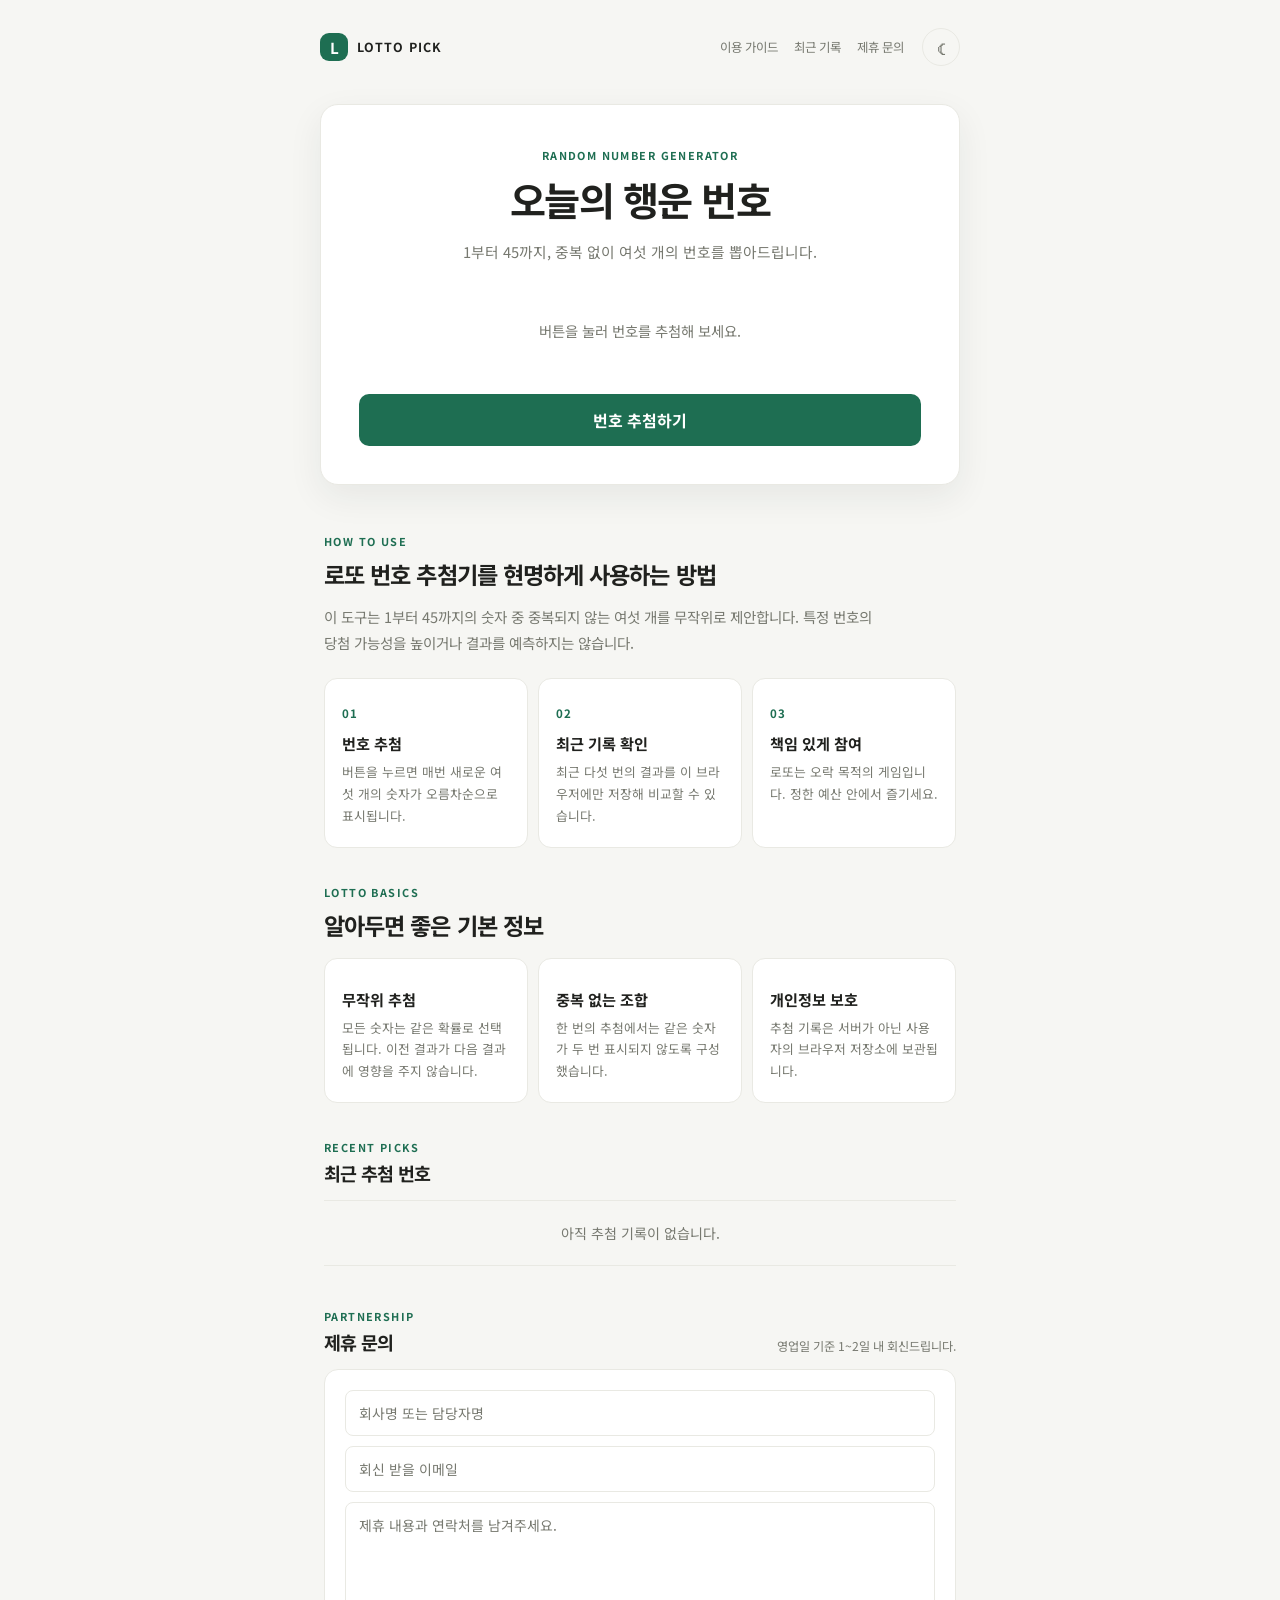
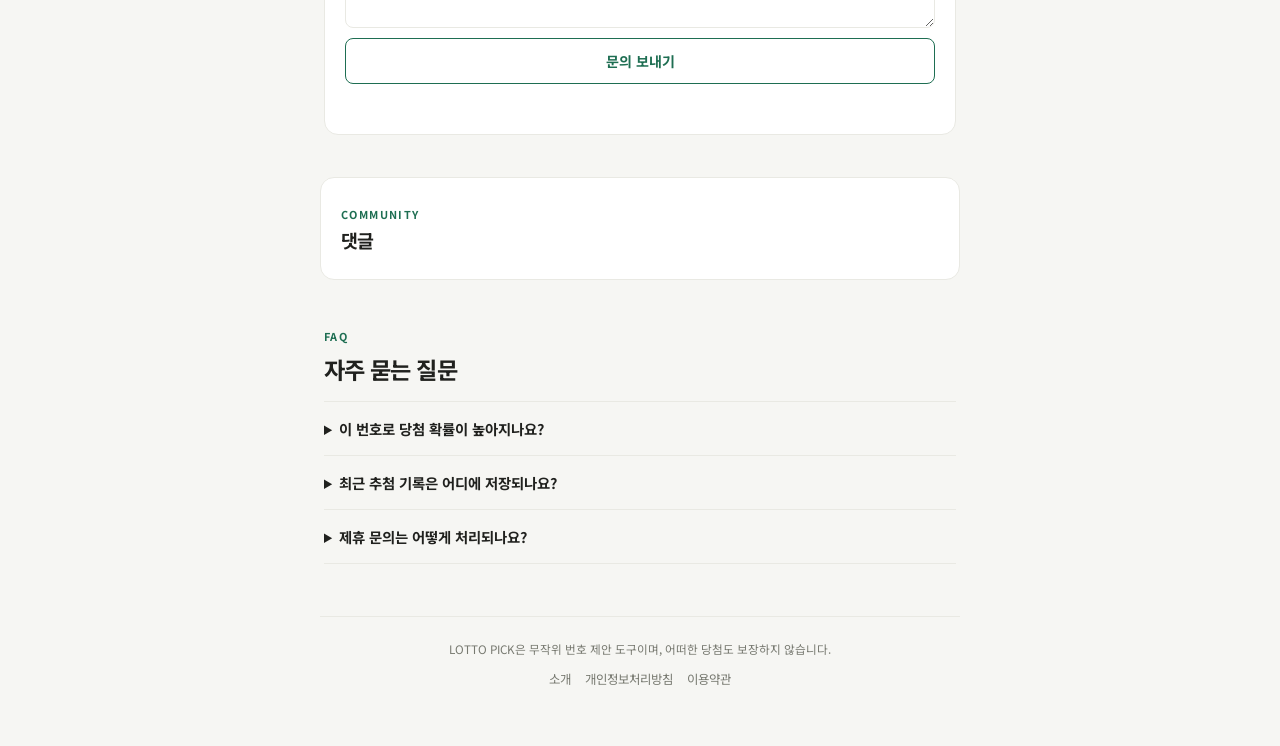
<file: index.html>
<!doctype html>
<html lang="ko">
  <head>
    <meta charset="UTF-8" />
    <meta name="viewport" content="width=device-width, initial-scale=1.0" />
    <meta name="description" content="무작위 로또 번호 6개를 추첨합니다." />
    <meta name="google-adsense-account" content="ca-pub-1395457725988778" />
    <title>로또 번호 추첨기</title>
    <link rel="preconnect" href="https://fonts.googleapis.com" />
    <link rel="preconnect" href="https://fonts.gstatic.com" crossorigin />
    <link href="https://fonts.googleapis.com/css2?family=Noto+Sans+KR:wght@400;500;700&display=swap" rel="stylesheet" />
    <link rel="stylesheet" href="style.css" />
  </head>
  <body>
    <main class="app-shell">
      <header class="app-header">
        <a class="brand" href="/" aria-label="로또 번호 추첨기 처음으로">
          <span class="brand-mark">L</span>
          <span>LOTTO PICK</span>
        </a>
        <nav class="site-nav" aria-label="주요 메뉴">
          <a href="#guide">이용 가이드</a>
          <a href="#historyTitle">최근 기록</a>
          <a href="#contactTitle">제휴 문의</a>
        </nav>
        <button id="themeToggle" class="icon-button" type="button" title="다크 모드로 전환" aria-label="다크 모드로 전환">&#9790;</button>
      </header>

      <section class="picker-card" aria-labelledby="pageTitle">
        <p class="eyebrow">RANDOM NUMBER GENERATOR</p>
        <h1 id="pageTitle">오늘의 행운 번호</h1>
        <p class="intro">1부터 45까지, 중복 없이 여섯 개의 번호를 뽑아드립니다.</p>

        <div id="balls" class="balls-container" aria-live="polite" aria-label="추첨된 로또 번호">
          <p class="placeholder">버튼을 눌러 번호를 추첨해 보세요.</p>
        </div>
        <button id="generateBtn" class="generate-button" type="button">번호 추첨하기</button>
      </section>

      <section id="guide" class="content-section" aria-labelledby="guideTitle">
        <p class="eyebrow">HOW TO USE</p>
        <h2 id="guideTitle">로또 번호 추첨기를 현명하게 사용하는 방법</h2>
        <p class="content-lead">이 도구는 1부터 45까지의 숫자 중 중복되지 않는 여섯 개를 무작위로 제안합니다. 특정 번호의 당첨 가능성을 높이거나 결과를 예측하지는 않습니다.</p>
        <div class="guide-grid">
          <article class="guide-card">
            <span class="guide-number">01</span>
            <h3>번호 추첨</h3>
            <p>버튼을 누르면 매번 새로운 여섯 개의 숫자가 오름차순으로 표시됩니다.</p>
          </article>
          <article class="guide-card">
            <span class="guide-number">02</span>
            <h3>최근 기록 확인</h3>
            <p>최근 다섯 번의 결과를 이 브라우저에만 저장해 비교할 수 있습니다.</p>
          </article>
          <article class="guide-card">
            <span class="guide-number">03</span>
            <h3>책임 있게 참여</h3>
            <p>로또는 오락 목적의 게임입니다. 정한 예산 안에서 즐기세요.</p>
          </article>
        </div>
      </section>

      <section class="content-section facts-section" aria-labelledby="factsTitle">
        <p class="eyebrow">LOTTO BASICS</p>
        <h2 id="factsTitle">알아두면 좋은 기본 정보</h2>
        <div class="facts-grid">
          <article>
            <h3>무작위 추첨</h3>
            <p>모든 숫자는 같은 확률로 선택됩니다. 이전 결과가 다음 결과에 영향을 주지 않습니다.</p>
          </article>
          <article>
            <h3>중복 없는 조합</h3>
            <p>한 번의 추첨에서는 같은 숫자가 두 번 표시되지 않도록 구성했습니다.</p>
          </article>
          <article>
            <h3>개인정보 보호</h3>
            <p>추첨 기록은 서버가 아닌 사용자의 브라우저 저장소에 보관됩니다.</p>
          </article>
        </div>
      </section>

      <section class="history-section" aria-labelledby="historyTitle">
        <div class="section-heading">
          <div>
            <p class="eyebrow">RECENT PICKS</p>
            <h2 id="historyTitle">최근 추첨 번호</h2>
          </div>
          <button id="clearHistoryBtn" class="text-button" type="button" hidden>기록 지우기</button>
        </div>
        <ol id="historyList" class="history-list" aria-live="polite"></ol>
        <p id="emptyHistory" class="empty-history">아직 추첨 기록이 없습니다.</p>
      </section>

      <section class="contact-section" aria-labelledby="contactTitle">
        <div class="section-heading contact-heading">
          <div>
            <p class="eyebrow">PARTNERSHIP</p>
            <h2 id="contactTitle">제휴 문의</h2>
          </div>
          <p class="contact-note">영업일 기준 1~2일 내 회신드립니다.</p>
        </div>
        <form id="contactForm" class="contact-form" action="https://formspree.io/f/mbgjzrbj" method="POST">
          <input type="hidden" name="_subject" value="[LOTTO PICK] 새로운 제휴 문의" />
          <label class="visually-hidden" for="company">회사명</label>
          <input id="company" name="company" type="text" placeholder="회사명 또는 담당자명" required />
          <label class="visually-hidden" for="email">이메일</label>
          <input id="email" name="email" type="email" placeholder="회신 받을 이메일" required />
          <label class="visually-hidden" for="message">문의 내용</label>
          <textarea id="message" name="message" rows="5" placeholder="제휴 내용과 연락처를 남겨주세요." required></textarea>
          <input class="honeypot" type="text" name="_gotcha" tabindex="-1" autocomplete="off" aria-hidden="true" />
          <button id="contactSubmit" class="contact-submit" type="submit">문의 보내기</button>
          <p id="formStatus" class="form-status" role="status" aria-live="polite"></p>
        </form>
      </section>

      <section class="comments-section" aria-labelledby="commentsTitle">
        <div class="section-heading">
          <div>
            <p class="eyebrow">COMMUNITY</p>
            <h2 id="commentsTitle">댓글</h2>
          </div>
        </div>
        <div id="disqus_thread"></div>
        <noscript>
          댓글을 보려면 JavaScript를 활성화해 주세요.
          <a href="https://disqus.com/?ref_noscript">Disqus 댓글</a>
        </noscript>
      </section>

      <section class="content-section faq-section" aria-labelledby="faqTitle">
        <p class="eyebrow">FAQ</p>
        <h2 id="faqTitle">자주 묻는 질문</h2>
        <details>
          <summary>이 번호로 당첨 확률이 높아지나요?</summary>
          <p>아니요. 이 사이트는 무작위 번호를 제안하는 도구이며, 모든 유효한 조합의 당첨 가능성은 같습니다.</p>
        </details>
        <details>
          <summary>최근 추첨 기록은 어디에 저장되나요?</summary>
          <p>최근 다섯 개의 결과는 현재 사용 중인 브라우저의 로컬 저장소에만 저장됩니다. 기록 지우기를 누르면 즉시 삭제됩니다.</p>
        </details>
        <details>
          <summary>제휴 문의는 어떻게 처리되나요?</summary>
          <p>문의 폼에 작성한 내용은 Formspree를 통해 전달됩니다. 처리 방식은 개인정보처리방침에서 확인할 수 있습니다.</p>
        </details>
      </section>

      <footer class="site-footer">
        <p>LOTTO PICK은 무작위 번호 제안 도구이며, 어떠한 당첨도 보장하지 않습니다.</p>
        <nav aria-label="정책 및 사이트 정보">
          <a href="about.html">소개</a>
          <a href="privacy.html">개인정보처리방침</a>
          <a href="terms.html">이용약관</a>
        </nav>
      </footer>
    </main>
    <script>
      (function () {
        const d = document;
        const s = d.createElement("script");
        s.src = "https://productbuilder-0bfi3o6ttu.disqus.com/embed.js";
        s.setAttribute("data-timestamp", String(+new Date()));
        (d.head || d.body).appendChild(s);
      })();
    </script>
    <script src="script.js"></script>
  </body>
</html>
</file>
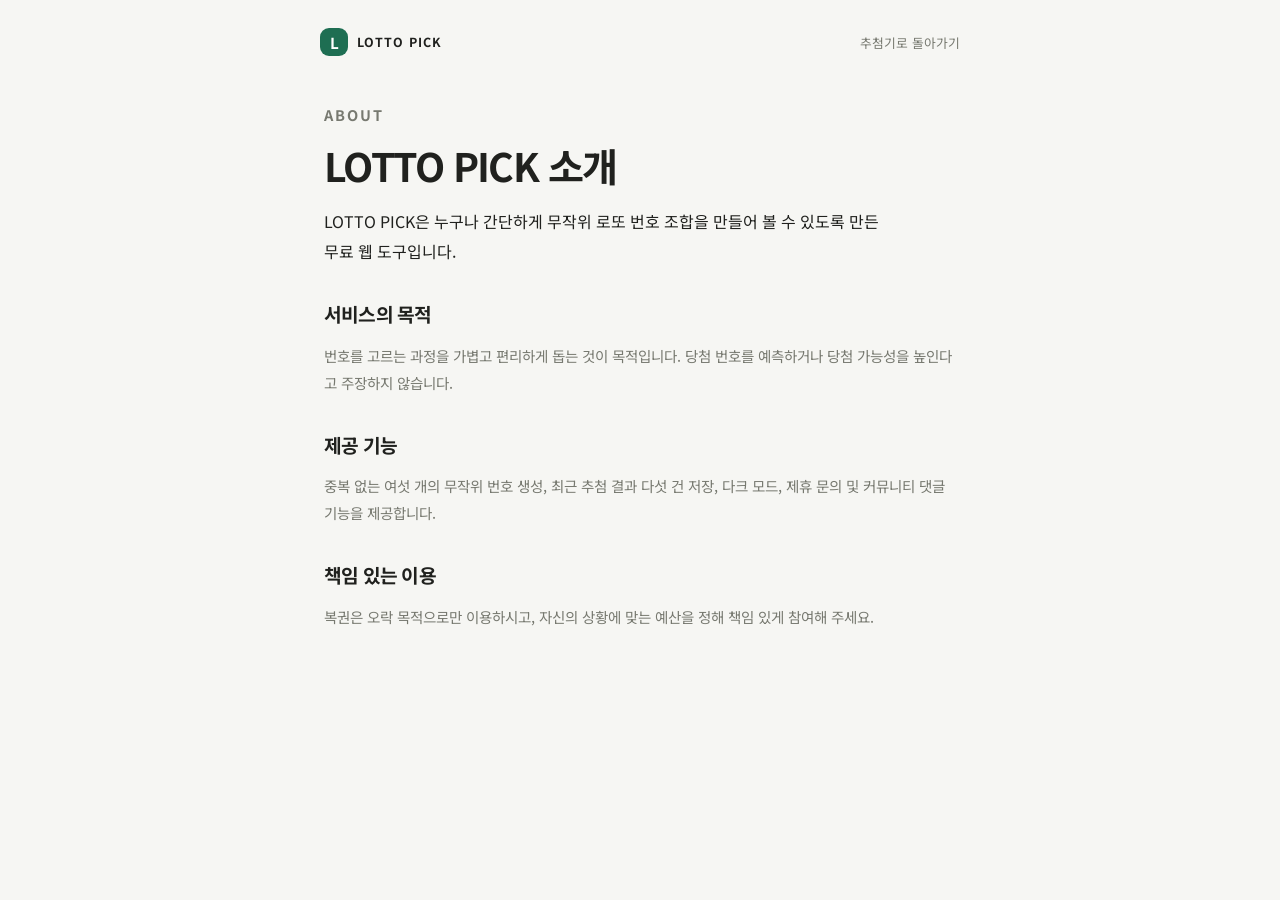
<file: about.html>
<!doctype html>
<html lang="ko">
  <head>
    <meta charset="UTF-8" />
    <meta name="viewport" content="width=device-width, initial-scale=1.0" />
    <meta name="description" content="LOTTO PICK 서비스 소개" />
    <title>소개 | LOTTO PICK</title>
    <link rel="preconnect" href="https://fonts.googleapis.com" />
    <link rel="preconnect" href="https://fonts.gstatic.com" crossorigin />
    <link href="https://fonts.googleapis.com/css2?family=Noto+Sans+KR:wght@400;500;700&display=swap" rel="stylesheet" />
    <link rel="stylesheet" href="style.css" />
  </head>
  <body>
    <main class="app-shell policy-page">
      <header class="app-header"><a class="brand" href="index.html"><span class="brand-mark">L</span><span>LOTTO PICK</span></a><a class="back-link" href="index.html">추첨기로 돌아가기</a></header>
      <article class="policy-content">
        <p class="eyebrow">ABOUT</p><h1>LOTTO PICK 소개</h1>
        <p class="content-lead">LOTTO PICK은 누구나 간단하게 무작위 로또 번호 조합을 만들어 볼 수 있도록 만든 무료 웹 도구입니다.</p>
        <h2>서비스의 목적</h2><p>번호를 고르는 과정을 가볍고 편리하게 돕는 것이 목적입니다. 당첨 번호를 예측하거나 당첨 가능성을 높인다고 주장하지 않습니다.</p>
        <h2>제공 기능</h2><p>중복 없는 여섯 개의 무작위 번호 생성, 최근 추첨 결과 다섯 건 저장, 다크 모드, 제휴 문의 및 커뮤니티 댓글 기능을 제공합니다.</p>
        <h2>책임 있는 이용</h2><p>복권은 오락 목적으로만 이용하시고, 자신의 상황에 맞는 예산을 정해 책임 있게 참여해 주세요.</p>
      </article>
    </main>
  </body>
</html>
</file>
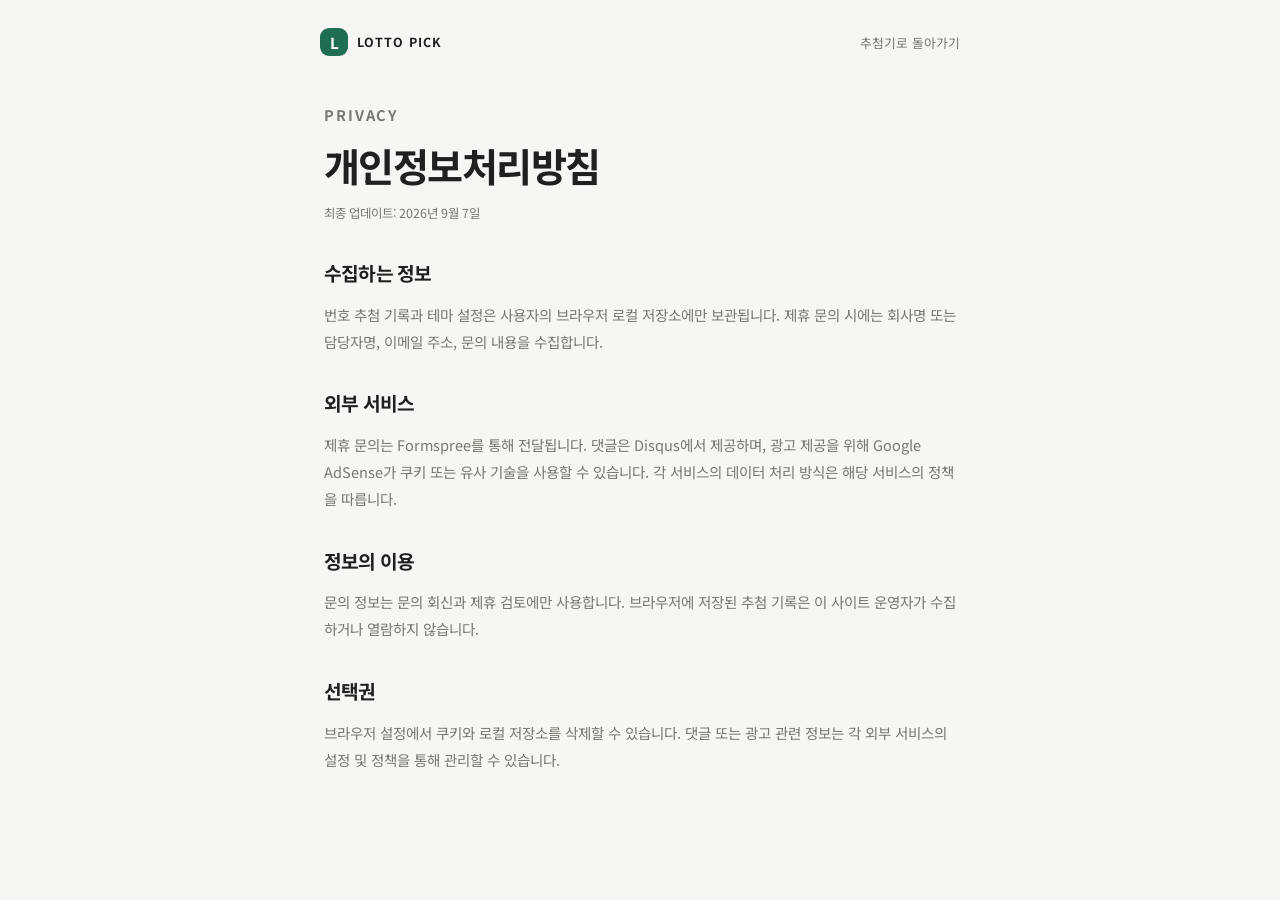
<file: privacy.html>
<!doctype html>
<html lang="ko">
  <head>
    <meta charset="UTF-8" /><meta name="viewport" content="width=device-width, initial-scale=1.0" />
    <meta name="description" content="LOTTO PICK 개인정보처리방침" /><title>개인정보처리방침 | LOTTO PICK</title>
    <link rel="preconnect" href="https://fonts.googleapis.com" /><link rel="preconnect" href="https://fonts.gstatic.com" crossorigin />
    <link href="https://fonts.googleapis.com/css2?family=Noto+Sans+KR:wght@400;500;700&display=swap" rel="stylesheet" /><link rel="stylesheet" href="style.css" />
  </head>
  <body><main class="app-shell policy-page"><header class="app-header"><a class="brand" href="index.html"><span class="brand-mark">L</span><span>LOTTO PICK</span></a><a class="back-link" href="index.html">추첨기로 돌아가기</a></header><article class="policy-content"><p class="eyebrow">PRIVACY</p><h1>개인정보처리방침</h1><p class="updated-date">최종 업데이트: 2026년 9월 7일</p><h2>수집하는 정보</h2><p>번호 추첨 기록과 테마 설정은 사용자의 브라우저 로컬 저장소에만 보관됩니다. 제휴 문의 시에는 회사명 또는 담당자명, 이메일 주소, 문의 내용을 수집합니다.</p><h2>외부 서비스</h2><p>제휴 문의는 Formspree를 통해 전달됩니다. 댓글은 Disqus에서 제공하며, 광고 제공을 위해 Google AdSense가 쿠키 또는 유사 기술을 사용할 수 있습니다. 각 서비스의 데이터 처리 방식은 해당 서비스의 정책을 따릅니다.</p><h2>정보의 이용</h2><p>문의 정보는 문의 회신과 제휴 검토에만 사용합니다. 브라우저에 저장된 추첨 기록은 이 사이트 운영자가 수집하거나 열람하지 않습니다.</p><h2>선택권</h2><p>브라우저 설정에서 쿠키와 로컬 저장소를 삭제할 수 있습니다. 댓글 또는 광고 관련 정보는 각 외부 서비스의 설정 및 정책을 통해 관리할 수 있습니다.</p></article></main></body>
</html>
</file>
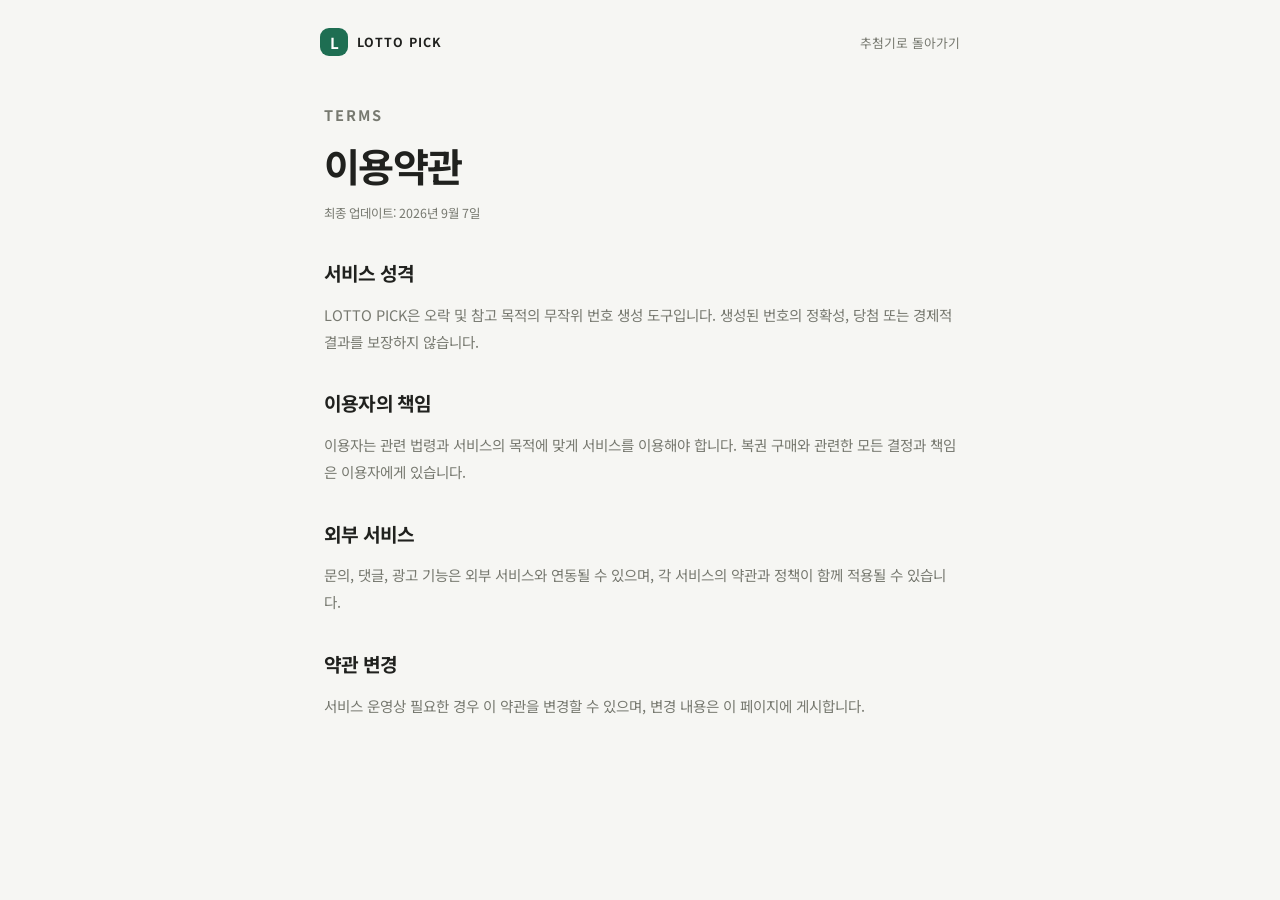
<file: terms.html>
<!doctype html>
<html lang="ko">
  <head>
    <meta charset="UTF-8" /><meta name="viewport" content="width=device-width, initial-scale=1.0" />
    <meta name="description" content="LOTTO PICK 이용약관" /><title>이용약관 | LOTTO PICK</title>
    <link rel="preconnect" href="https://fonts.googleapis.com" /><link rel="preconnect" href="https://fonts.gstatic.com" crossorigin />
    <link href="https://fonts.googleapis.com/css2?family=Noto+Sans+KR:wght@400;500;700&display=swap" rel="stylesheet" /><link rel="stylesheet" href="style.css" />
  </head>
  <body><main class="app-shell policy-page"><header class="app-header"><a class="brand" href="index.html"><span class="brand-mark">L</span><span>LOTTO PICK</span></a><a class="back-link" href="index.html">추첨기로 돌아가기</a></header><article class="policy-content"><p class="eyebrow">TERMS</p><h1>이용약관</h1><p class="updated-date">최종 업데이트: 2026년 9월 7일</p><h2>서비스 성격</h2><p>LOTTO PICK은 오락 및 참고 목적의 무작위 번호 생성 도구입니다. 생성된 번호의 정확성, 당첨 또는 경제적 결과를 보장하지 않습니다.</p><h2>이용자의 책임</h2><p>이용자는 관련 법령과 서비스의 목적에 맞게 서비스를 이용해야 합니다. 복권 구매와 관련한 모든 결정과 책임은 이용자에게 있습니다.</p><h2>외부 서비스</h2><p>문의, 댓글, 광고 기능은 외부 서비스와 연동될 수 있으며, 각 서비스의 약관과 정책이 함께 적용될 수 있습니다.</p><h2>약관 변경</h2><p>서비스 운영상 필요한 경우 이 약관을 변경할 수 있으며, 변경 내용은 이 페이지에 게시합니다.</p></article></main></body>
</html>
</file>
<file: style.css>
:root {
  color-scheme: light;
  --page: #f6f6f3;
  --surface: #ffffff;
  --text: #20211e;
  --muted: #777970;
  --line: #e9e9e3;
  --accent: #1e6e52;
  --shadow: 0 12px 35px rgb(34 42 37 / 7%);
}

* { box-sizing: border-box; }

body {
  min-height: 100vh;
  margin: 0;
  background: var(--page);
  color: var(--text);
  font-family: "Noto Sans KR", sans-serif;
  transition: background-color .25s ease, color .25s ease;
}

body.dark-mode {
  color-scheme: dark;
  --page: #171a18;
  --surface: #202420;
  --text: #f2f3ed;
  --muted: #acb0a9;
  --line: #363a35;
  --accent: #80c6a4;
  --shadow: 0 12px 35px rgb(0 0 0 / 18%);
}

button { font: inherit; }

.app-shell { width: min(100% - 40px, 640px); margin: 0 auto; padding: 28px 0 56px; }

.app-header { display: flex; align-items: center; justify-content: space-between; gap: 18px; margin-bottom: 38px; }

.brand { display: inline-flex; align-items: center; gap: 9px; color: var(--text); font-size: .78rem; font-weight: 700; letter-spacing: .09em; text-decoration: none; }
.brand-mark { display: grid; width: 28px; height: 28px; place-items: center; border-radius: 9px; background: var(--accent); color: #fff; font-size: .95rem; letter-spacing: 0; }
.site-nav { display: flex; gap: 16px; margin-left: auto; }
.site-nav a, .site-footer a { color: var(--muted); font-size: .78rem; text-decoration: none; }
.site-nav a:hover, .site-footer a:hover { color: var(--accent); text-decoration: underline; text-underline-offset: 3px; }

.icon-button, .text-button { border: 0; background: transparent; color: var(--muted); cursor: pointer; }
.icon-button { width: 38px; height: 38px; border: 1px solid var(--line); border-radius: 50%; font-size: 1.15rem; transition: border-color .2s, color .2s, transform .2s; }
.icon-button:hover { color: var(--accent); border-color: var(--accent); transform: rotate(12deg); }

.picker-card { padding: 42px 38px 38px; border: 1px solid var(--line); border-radius: 18px; background: var(--surface); box-shadow: var(--shadow); text-align: center; }
.eyebrow { margin: 0 0 8px; color: var(--accent); font-size: .68rem; font-weight: 700; letter-spacing: .13em; }
h1, h2 { margin: 0; letter-spacing: -.04em; }
h1 { font-size: clamp(1.8rem, 6vw, 2.45rem); }
h2 { font-size: 1.15rem; }
.intro { margin: 12px 0 34px; color: var(--muted); font-size: .92rem; line-height: 1.7; }

.balls-container { display: flex; min-height: 64px; margin-bottom: 32px; align-items: center; justify-content: center; gap: 9px; }
.placeholder { margin: 0; color: var(--muted); font-size: .9rem; }
.ball { display: grid; width: 54px; height: 54px; place-items: center; border-radius: 50%; color: #fff; font-size: 1.12rem; font-weight: 700; box-shadow: inset -4px -5px 10px rgb(0 0 0 / 12%); opacity: 0; transform: translateY(8px) scale(.88); transition: opacity .28s ease, transform .28s cubic-bezier(.2, .9, .35, 1.25); }
.ball.show { opacity: 1; transform: translateY(0) scale(1); }
.color-1 { background: #e7ad25; } .color-2 { background: #4f9bc4; } .color-3 { background: #df6a61; } .color-4 { background: #858984; } .color-5 { background: #7aa84c; }

.generate-button { width: 100%; padding: 14px 20px; border: 0; border-radius: 10px; background: var(--accent); color: #fff; cursor: pointer; font-weight: 700; transition: filter .2s, transform .2s; }
.generate-button:hover:not(:disabled) { filter: brightness(.93); transform: translateY(-1px); }
.generate-button:disabled { cursor: wait; opacity: .55; }

.content-section { padding: 48px 4px 0; }
.content-section > h2 { font-size: 1.45rem; }
.content-lead { max-width: 560px; margin: 13px 0 0; color: var(--muted); font-size: .91rem; line-height: 1.8; }
.guide-grid, .facts-grid { display: grid; grid-template-columns: repeat(3, 1fr); gap: 10px; margin-top: 22px; }
.guide-card, .facts-grid article { padding: 20px 17px; border: 1px solid var(--line); border-radius: 13px; background: var(--surface); }
.guide-number { color: var(--accent); font-size: .72rem; font-weight: 700; letter-spacing: .08em; }
.guide-card h3, .facts-grid h3 { margin: 9px 0 7px; font-size: .95rem; }
.guide-card p, .facts-grid p { margin: 0; color: var(--muted); font-size: .8rem; line-height: 1.7; }
.facts-section { padding-top: 36px; }
.facts-grid { margin-top: 16px; }

.history-section { padding: 36px 4px 0; }
.section-heading { display: flex; align-items: end; justify-content: space-between; margin-bottom: 14px; }
.section-heading .eyebrow { margin-bottom: 5px; }
.text-button { padding: 4px 0; color: var(--muted); font-size: .8rem; text-decoration: underline; text-underline-offset: 3px; }
.text-button:hover { color: var(--accent); }
.history-list { display: grid; gap: 9px; margin: 0; padding: 0; list-style: none; }
.history-item { display: flex; min-height: 58px; align-items: center; gap: 16px; padding: 10px 15px; border: 1px solid var(--line); border-radius: 12px; background: var(--surface); }
.history-index { flex: 0 0 24px; color: var(--muted); font-size: .76rem; font-weight: 700; }
.history-balls { display: flex; flex-wrap: wrap; gap: 5px; }
.history-ball { display: grid; width: 27px; height: 27px; place-items: center; border-radius: 50%; color: #fff; font-size: .67rem; font-weight: 700; }
.empty-history { margin: 0; padding: 22px 0; color: var(--muted); border-top: 1px solid var(--line); border-bottom: 1px solid var(--line); font-size: .88rem; text-align: center; }

.contact-section { padding: 42px 4px 0; }
.contact-heading { align-items: end; }
.contact-note { margin: 0; color: var(--muted); font-size: .76rem; }
.contact-form { display: grid; gap: 10px; padding: 20px; border: 1px solid var(--line); border-radius: 14px; background: var(--surface); }
.contact-form input:not(.honeypot), .contact-form textarea { width: 100%; padding: 12px 13px; border: 1px solid var(--line); border-radius: 8px; outline: none; background: transparent; color: var(--text); font: inherit; font-size: .87rem; transition: border-color .2s, box-shadow .2s; }
.contact-form textarea { min-height: 112px; resize: vertical; }
.contact-form input::placeholder, .contact-form textarea::placeholder { color: var(--muted); }
.contact-form input:focus, .contact-form textarea:focus { border-color: var(--accent); box-shadow: 0 0 0 3px color-mix(in srgb, var(--accent) 14%, transparent); }
.contact-submit { padding: 12px 16px; border: 1px solid var(--accent); border-radius: 8px; background: transparent; color: var(--accent); cursor: pointer; font-weight: 700; font-size: .88rem; transition: background-color .2s, color .2s; }
.contact-submit:hover:not(:disabled) { background: var(--accent); color: #fff; }
.contact-submit:disabled { cursor: wait; opacity: .6; }
.form-status { min-height: 20px; margin: 0; font-size: .8rem; text-align: center; }
.form-status.success { color: var(--accent); }
.form-status.error { color: #bd4942; }
.visually-hidden { position: absolute; width: 1px; height: 1px; padding: 0; overflow: hidden; clip: rect(0, 0, 0, 0); white-space: nowrap; border: 0; }
.honeypot { position: absolute; left: -9999px; }

.comments-section { margin-top: 42px; padding: 28px 20px 4px; border: 1px solid var(--line); border-radius: 14px; background: var(--surface); }
.comments-section .section-heading { margin-bottom: 22px; }
.comments-section noscript { display: block; padding: 0 0 24px; color: var(--muted); font-size: .86rem; text-align: center; }
.comments-section noscript a { color: var(--accent); }

.faq-section details { padding: 16px 0; border-bottom: 1px solid var(--line); }
.faq-section details:first-of-type { margin-top: 15px; border-top: 1px solid var(--line); }
.faq-section summary { cursor: pointer; font-size: .9rem; font-weight: 700; }
.faq-section details p { margin: 10px 0 0; color: var(--muted); font-size: .85rem; line-height: 1.75; }
.site-footer { margin-top: 52px; padding-top: 22px; border-top: 1px solid var(--line); color: var(--muted); font-size: .73rem; line-height: 1.7; text-align: center; }
.site-footer p { margin: 0 0 10px; }
.site-footer nav { display: flex; justify-content: center; gap: 14px; }

.back-link { color: var(--muted); font-size: .8rem; text-decoration: none; }
.back-link:hover { color: var(--accent); text-decoration: underline; text-underline-offset: 3px; }
.policy-page { max-width: 760px; }
.policy-content { padding: 8px 4px 48px; }
.policy-content h1 { margin-bottom: 14px; }
.policy-content h2 { margin-top: 34px; font-size: 1.2rem; }
.policy-content p { color: var(--muted); font-size: .91rem; line-height: 1.85; }
.policy-content .content-lead { color: var(--text); font-size: 1rem; }
.policy-content .updated-date { margin-top: -5px; font-size: .78rem; }

@media (max-width: 480px) {
  .app-shell { width: min(100% - 28px, 640px); padding-top: 18px; }
  .app-header { margin-bottom: 26px; }
  .site-nav { display: none; }
  .picker-card { padding: 32px 18px 24px; }
  .balls-container { gap: 6px; }
  .ball { width: 43px; height: 43px; font-size: .95rem; }
  .history-item { gap: 8px; padding: 10px; }
  .contact-heading { display: block; }
  .contact-note { margin-top: 8px; }
  .guide-grid, .facts-grid { grid-template-columns: 1fr; }
}
</file>
